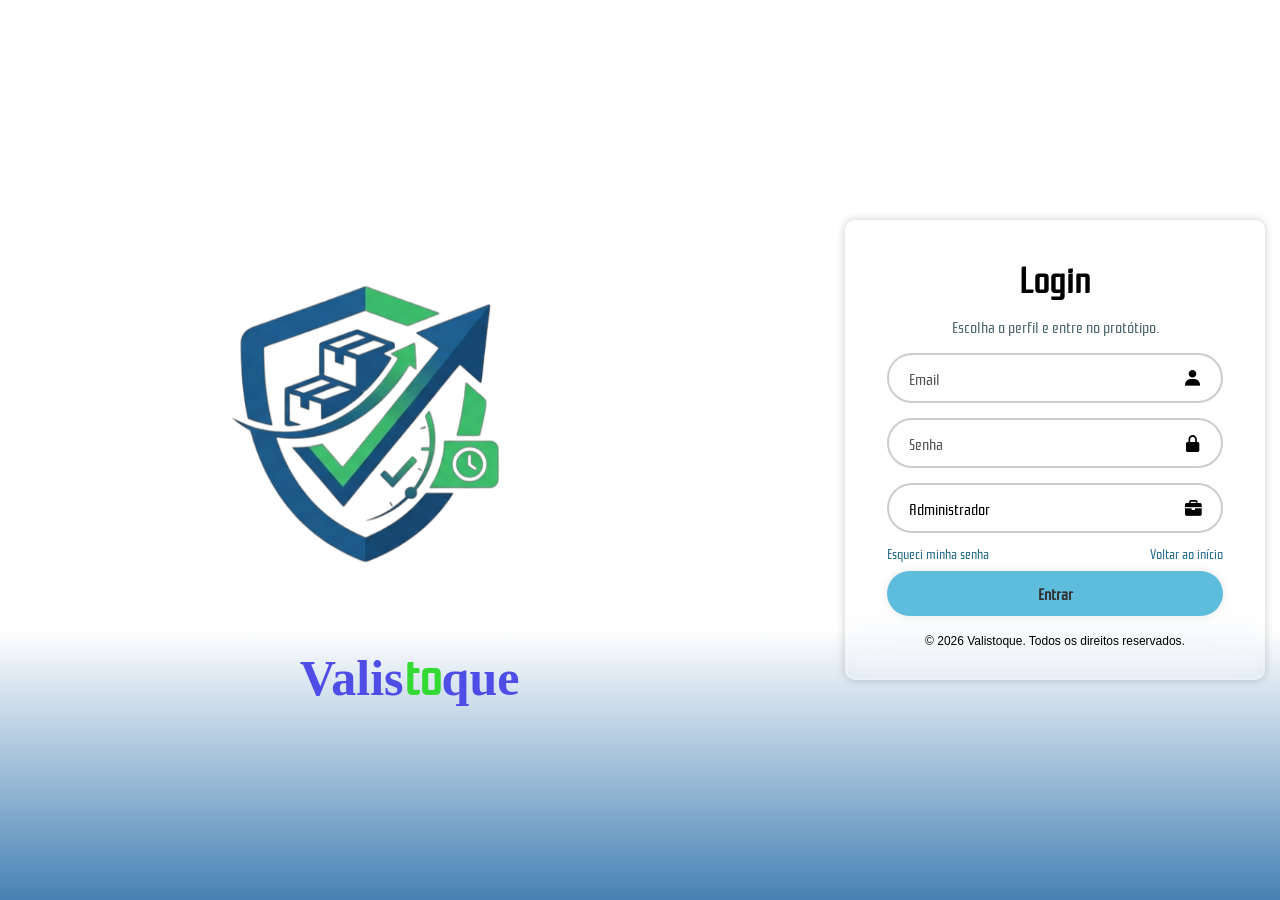
<file: login/login.html>
<!doctype html>
<html lang="pt-BR">

<head>
    <meta charset="UTF-8" />
    <meta name="viewport" content="width=device-width, initial-scale=1.0" />
    <title>Login - Valistoque</title>
    <link href="https://unpkg.com/boxicons@2.1.4/css/boxicons.min.css" rel="stylesheet" />
    <style>
        @import url("https://fonts.googleapis.com/css2?family=Rationale&display=swap");

        * {
            margin: 0;
            padding: 0;
            box-sizing: border-box;
            font-family: "Rationale", sans-serif;
        }

        body {
            display: flex;
            justify-content: center;
            align-items: center;
            min-height: 100vh;
            background: linear-gradient(to bottom, #ffffff 70%, #4682b4 100%);
            background-attachment: fixed;
        }

        .container-admin {
            width: 420px;
            background-color: rgba(255, 255, 255, 0.1);
            border: 2px solid rgba(255, 255, 255, 0.2);
            border-radius: 10px;
            padding: 30px 40px;
            box-shadow: 0 0 10px rgba(0, 0, 0, 0.2);
            backdrop-filter: blur(20px);
        }

        .container-admin h1 {
            font-size: 36px;
            text-align: center;
            margin-bottom: 20px;
        }

        .login-box {
            position: relative;
            width: 100%;
            height: 50px;
            margin: 15px 0;
        }

        .login-box input,
        .login-box select {
            width: 100%;
            height: 100%;
            background: transparent;
            border: 2px solid rgba(0, 0, 0, 0.2);
            border-radius: 40px;
            outline: none;
            font-size: 16px;
            color: black;
            padding: 0 45px 0 20px;
        }

        .login-box select {
            appearance: none;
        }

        .login-box input::placeholder {
            color: #555;
        }

        .login-box i {
            position: absolute;
            right: 20px;
            top: 50%;
            transform: translateY(-50%);
            font-size: 20px;
        }

        .botao {
            width: 100%;
            height: 45px;
            background: #5ebddc;
            border: none;
            outline: none;
            border-radius: 40px;
            box-shadow: 0 0 10px rgba(0, 0, 0, 0.1);
            cursor: pointer;
            font-size: 16px;
            color: #333;
            font-weight: 600;
            transition: 0.3s;
        }

        .botao:hover {
            background: transparent;
            border: 2px solid #5ebddc;
        }

        .logo {
            width: 700px;
            height: auto;
            max-width: 90%;
            display: block;
            margin: 0 auto;
            object-fit: cover;
            float: left;
            margin-top: -40px;
            margin-right: 130px;
        }

        .nome {
            font-family: Georgia, serif;
            margin: 0;
            line-height: 1;
            position: absolute;
            top: 75%;
            left: 32%;
            transform: translate(-50%, -50%);
            font-weight: bold;
            font-size: 50px;
            color: rgb(78, 78, 230);
        }

        .cor-diferente {
            color: rgb(52, 217, 52);
        }

        .voltar {
            text-decoration: none;
            color: gray;
        }

        .baixo {
            font-family: "Quicksand", sans-serif;
            font-size: 12px;
            text-align: center;
            color: black;
            margin-top: 18px;
        }

        .links-acao {
            display: flex;
            justify-content: space-between;
            align-items: center;
            gap: 12px;
            margin-top: 14px;
            margin-bottom: 8px;
            flex-wrap: wrap;
        }

        .link-acao {
            color: #2c6f91;
            text-decoration: none;
            font-size: 14px;
            margin-top: -5px;
        }

        .link-acao:hover {
            text-decoration: underline;
        }

        .credenciais-teste {
            margin-top: 18px;
            margin-bottom: 15px;
            padding: 12px 14px;
            border-radius: 12px;
            background: rgba(94, 189, 220, 0.12);
            color: #24576d;
            font-size: 14px;
            line-height: 1.5;
        }

        .credenciais-teste strong {
            color: #163847;
        }
    </style>
</head>

<body>
    <div>
        <img src="logo.PNG" alt="Logo do Sistema" class="logo" />
        <h1 class="nome">Valis<span class="cor-diferente">to</span>que</h1>
    </div>
    <main class="container-admin">
        <form id="login-form">
            <h1>Login</h1>
            <p style="
            text-align: center;
            color: #4d6670;
            margin-top: -8px;
            margin-bottom: 10px;
          ">
                Escolha o perfil e entre no protótipo.
            </p>

            <div class="login-box">
                <input type="email" id="email" placeholder="Email" required />
                <i class="bx bxs-user"></i>
            </div>

            <div class="login-box">
                <input type="password" id="senha" placeholder="Senha" required />
                <i class="bx bxs-lock-alt"></i>
            </div>

            <div class="login-box">
                <select id="perfil" required>
                    <option value="administrador">Administrador</option>
                    <option value="funcionario">Funcionário</option>
                </select>
                <i class="bx bxs-briefcase"></i>
            </div>

            <div class="links-acao">
                <a href="recuperaçãodesenha.html" class="link-acao">Esqueci minha senha</a>
                <a href="Principal.html" class="link-acao">Voltar ao início</a>
            </div>


            <button type="submit" class="botao">Entrar</button>
            <p class="baixo">
                &copy; 2026 Valistoque. Todos os direitos reservados.
            </p>
        </form>
    </main>

    <script>
        const formLogin = document.getElementById("login-form");

        formLogin.addEventListener("submit", (event) => {
            event.preventDefault();

            const email = document
                .getElementById("email")
                .value.trim()
                .toLowerCase();
            const senha = document.getElementById("senha").value.trim();
            const perfil = document.getElementById("perfil").value;

            // Mapeamento das contas e seus destinos
            const usuarioDemo = {
                administrador: {
                    email: "admin@valistoque.com",
                    senha: "admin123",
                    destino: "interiorAdm.html#relatorio",
                    nome: "Administrador",
                },
                // Trecho a ser ajustado no login.html
                funcionario: {
                    email: "funcionario@valistoque.com",
                    senha: "func123",
                    destino: "interiorFunc.html#alertas", // <--- Mudar para carregar direto no interiorFunc com a aba de Alertas
                    nome: "Funcionário",
                },
            };

            if (!email || !senha) {
                alert("Preencha email e senha.");
                return;
            }

            const contaSelecionada = usuarioDemo[perfil];

            // Valida se o email e a senha correspondem exatamente ao perfil selecionado
            if (
                email === contaSelecionada.email &&
                senha === contaSelecionada.senha
            ) {
                // Salva os dados do usuário autenticado no localStorage
                const dadosUsuario = {
                    email: email,
                    perfil: perfil,
                    nome: contaSelecionada.nome,
                };

                localStorage.setItem(
                    "valistoqueUsuario",
                    JSON.stringify(dadosUsuario),
                );
                localStorage.setItem("perfilUsuario", JSON.stringify(dadosUsuario));

                // Redireciona para o destino (no caso do funcionário, tela_alerta.html)
                window.location.href = contaSelecionada.destino;
            } else {
                alert("E-mail ou senha incorretos para o perfil selecionado.");
            }
        });
    </script>
</body>

</html>
</file>
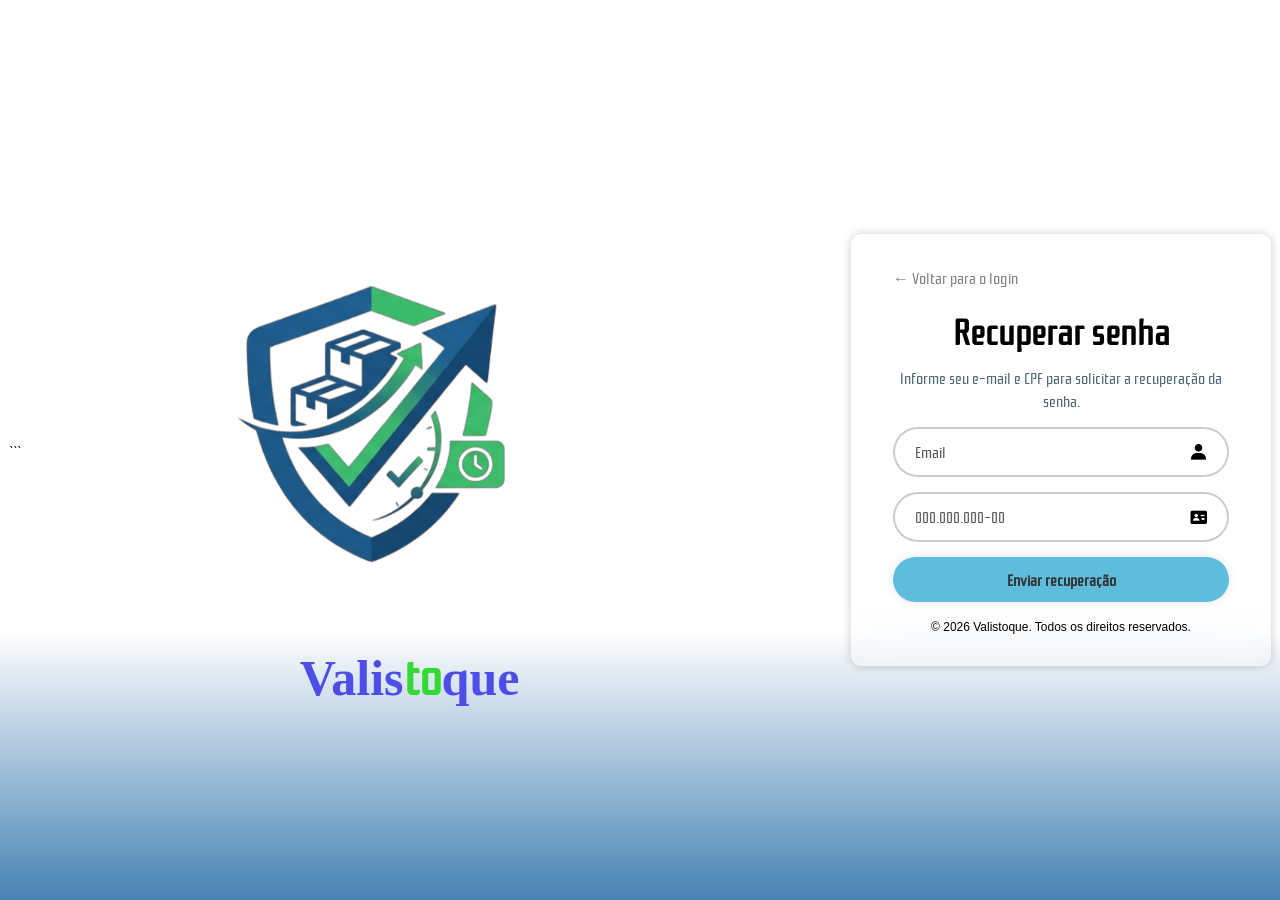
<file: login/recuperaçãodesenha.html>
<!doctype html>

<html lang="pt-BR">

<head>
    <meta charset="UTF-8" />
    <meta name="viewport" content="width=device-width, initial-scale=1.0" />

    <title>Recuperação de Senha - Valistoque</title>

    <link href="https://unpkg.com/boxicons@2.1.4/css/boxicons.min.css" rel="stylesheet" />

    <style>
        @import url("https://fonts.googleapis.com/css2?family=Rationale&display=swap");

        * {
            margin: 0;
            padding: 0;
            box-sizing: border-box;
            font-family: "Rationale", sans-serif;
        }

        body {
            display: flex;
            justify-content: center;
            align-items: center;
            min-height: 100vh;
            background: linear-gradient(to bottom, #ffffff 70%, #4682b4 100%);
            background-attachment: fixed;
        }

        .container-admin {
            width: 420px;
            background-color: rgba(255, 255, 255, 0.1);
            border: 2px solid rgba(255, 255, 255, 0.2);
            border-radius: 10px;
            padding: 30px 40px;
            box-shadow: 0 0 10px rgba(0, 0, 0, 0.2);
            backdrop-filter: blur(20px);
        }

        .container-admin h1 {
            font-size: 36px;
            text-align: center;
            margin-bottom: 20px;
        }

        .login-box {
            position: relative;
            width: 100%;
            height: 50px;
            margin: 15px 0;
        }

        .login-box input {
            width: 100%;
            height: 100%;
            background: transparent;
            border: 2px solid rgba(0, 0, 0, 0.2);
            border-radius: 40px;
            outline: none;
            font-size: 16px;
            color: black;
            padding: 0 45px 0 20px;
        }

        .login-box input::placeholder {
            color: #555;
        }

        .login-box i {
            position: absolute;
            right: 20px;
            top: 50%;
            transform: translateY(-50%);
            font-size: 20px;
        }

        .botao {
            width: 100%;
            height: 45px;
            background: #5ebddc;
            border: none;
            outline: none;
            border-radius: 40px;
            box-shadow: 0 0 10px rgba(0, 0, 0, 0.1);
            cursor: pointer;
            font-size: 16px;
            color: #333;
            font-weight: 600;
            transition: 0.3s;
        }

        .botao:hover {
            background: transparent;
            border: 2px solid #5ebddc;
        }

        .logo {
            width: 700px;
            height: auto;
            max-width: 90%;
            display: block;
            margin: 0 auto;
            object-fit: cover;
            float: left;
            margin-top: -40px;
            margin-right: 130px;
        }

        .nome {
            font-family: Georgia, serif;
            margin: 0;
            line-height: 1;
            position: absolute;
            top: 75%;
            left: 32%;
            transform: translate(-50%, -50%);
            font-weight: bold;
            font-size: 50px;
            color: rgb(78, 78, 230);
        }

        .cor-diferente {
            color: rgb(52, 217, 52);
        }

        .voltar {
            display: block;
            text-decoration: none;
            color: gray;
            margin-bottom: 15px;
        }

        .voltar:hover {
            text-decoration: underline;
        }

        .baixo {
            font-family: "Quicksand", sans-serif;
            font-size: 12px;
            text-align: center;
            color: black;
            margin-top: 18px;
        }

        .explicacao {
            text-align: center;
            color: #4d6670;
            margin-top: -8px;
            margin-bottom: 15px;
            line-height: 1.4;
        }
    </style>
</head>

<body>

    ```
    <div>
        <img src="logo.PNG" alt="Logo do Sistema" class="logo" />

        <h1 class="nome">
            Valis<span class="cor-diferente">to</span>que
        </h1>
    </div>

    <main class="container-admin">

        <form id="recovery-form">

            <a href="login.html" class="voltar">
                &larr; Voltar para o login
            </a>

            <h1>Recuperar senha</h1>

            <p class="explicacao">
                Informe seu e-mail e CPF para solicitar a recuperação da senha.
            </p>

            <div class="login-box">
                <input type="email" id="email" placeholder="Email" required />

                <i class="bx bxs-user"></i>
            </div>

            <div class="login-box">
                <input type="text" id="cpf" placeholder="000.000.000-00" maxlength="14" required />

                <i class="bx bxs-id-card"></i>
            </div>

            <button type="submit" class="botao">
                Enviar recuperação
            </button>

            <p class="baixo">
                &copy; 2026 Valistoque. Todos os direitos reservados.
            </p>

        </form>

    </main>

    <script>
        const inputCpf = document.getElementById("cpf");
        const recoveryForm = document.getElementById("recovery-form");

        inputCpf.addEventListener("input", (e) => {

            let value = e.target.value.replace(/\D/g, "");

            if (value.length > 11) {
                value = value.slice(0, 11);
            }

            value = value.replace(/^(\d{3})(\d)/, "$1.$2");
            value = value.replace(/^(\d{3})\.(\d{3})(\d)/, "$1.$2.$3");
            value = value.replace(/\.(\d{3})(\d)/, ".$1-$2");

            e.target.value = value;
        });

        recoveryForm.addEventListener("submit", (event) => {

            event.preventDefault();

            const email = document
                .getElementById("email")
                .value
                .trim()
                .toLowerCase();

            const cpf = document
                .getElementById("cpf")
                .value
                .trim();

            if (!email || !cpf) {
                alert("Preencha todos os campos.");
                return;
            }

            if (cpf.length !== 14) {
                alert("Digite um CPF válido.");
                return;
            }

            localStorage.setItem(
                "valistoque_recuperacao_email",
                email
            );

            localStorage.setItem(
                "valistoque_recuperacao_cpf",
                cpf
            );

            alert(
                "Solicitação de recuperação enviada! Você será redirecionado para o login."
            );

            window.location.href = "login.html";
        });
    </script>

</body>

</html>
</file>
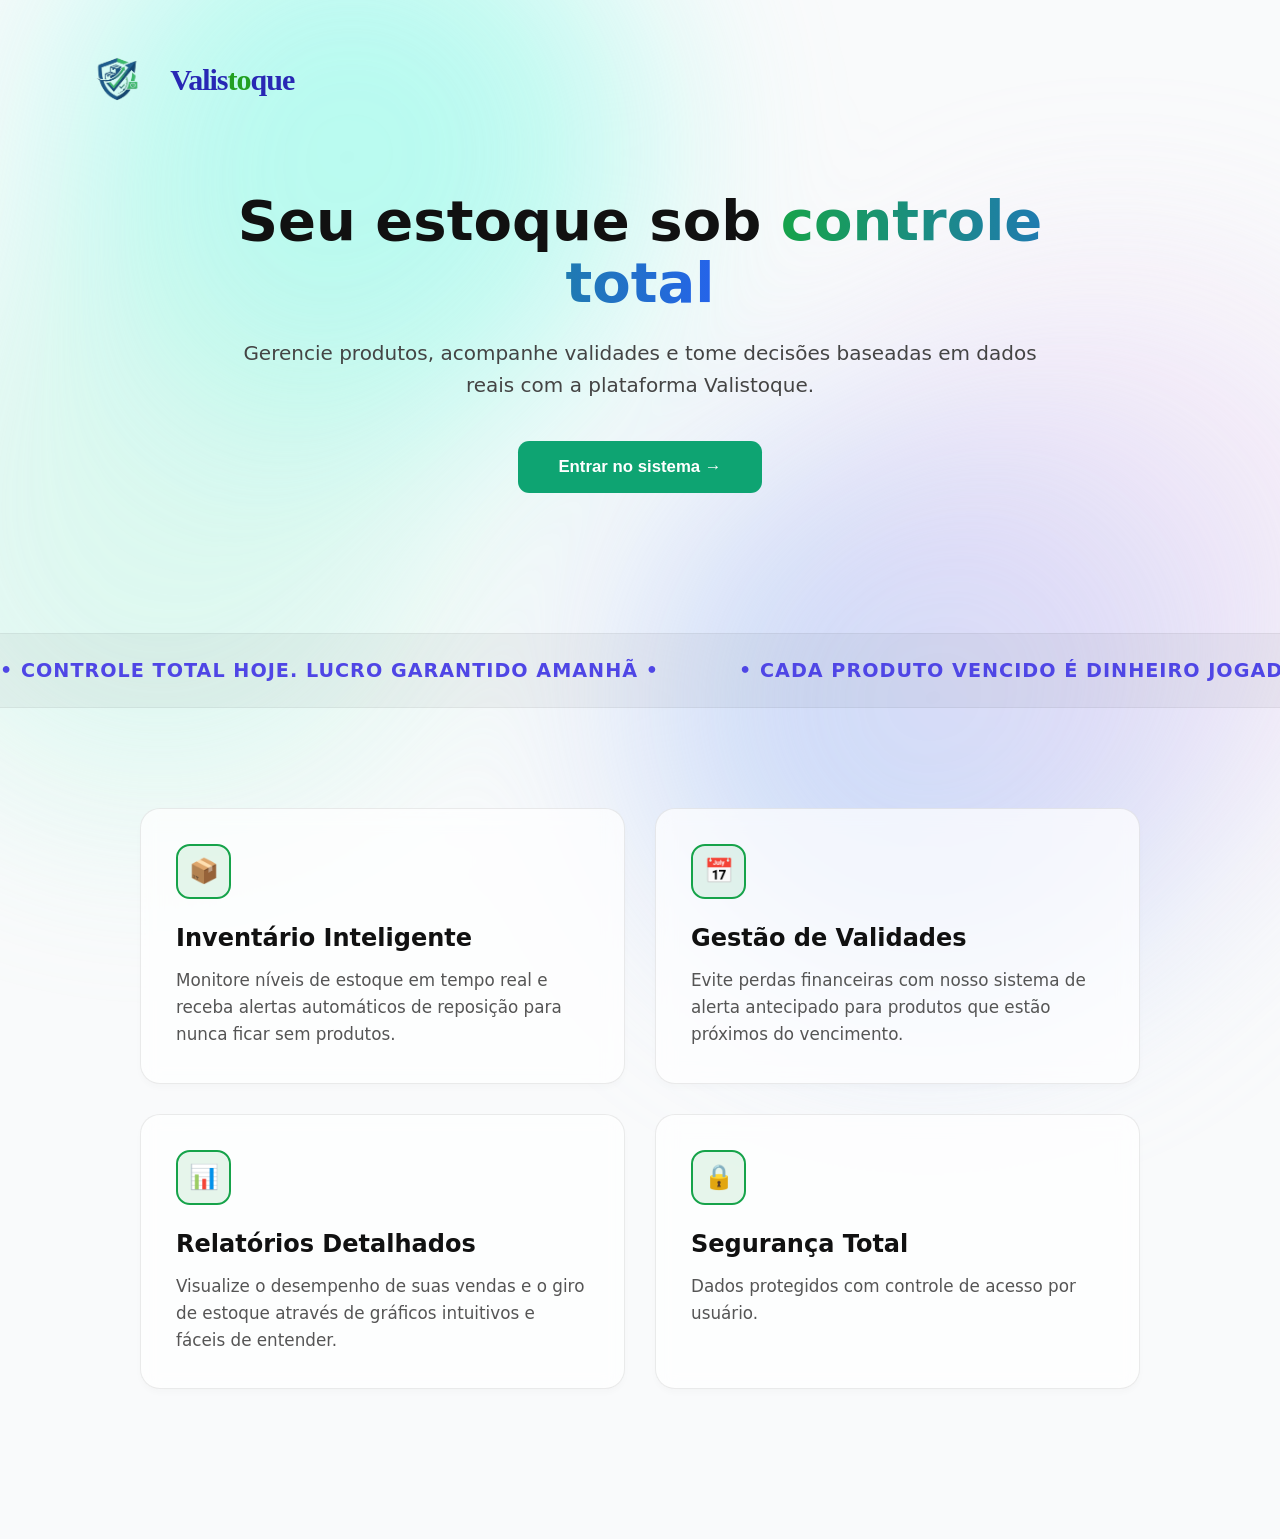
<file: paginas/principal.html>
<!DOCTYPE html>
<html lang="pt-BR">
<head>
    <meta charset="UTF-8">
    <meta name="viewport" content="width=device-width, initial-scale=1.0">
    <title>Document</title>
    <link rel="stylesheet" href="../css/principal.css">
</head>
<body>
    <!-- LOGO -->
    <div class="logo-container">
        <img src="../logo/logo.png" alt="Valistoque Logo" class="logo">
        <h1 class="nome">Valis<span class="cor-diferente">to</span>que</h1>
    </div>
    <!-- BACKGROUND ANIMADO -->
    <div class="fluid-container">
        <div class="fluid-item blob-1"></div>
        <div class="fluid-item blob-2"></div>
        <div class="fluid-item blob-3"></div>
        <div class="fluid-item blob-4"></div>
    </div>

    <!-- CONTEÚDO PRINCIPAL -->
    <main class="content">
        <h1>Seu estoque sob <span class="gradient-text">controle total</span></h1>
        <p>Gerencie produtos, acompanhe validades e tome decisões baseadas em dados reais com a plataforma Valistoque.</p>
        <div class="card-buttons">
            <a href="login.html">
                <button class="btn-primary">Entrar no sistema &rarr;</button>
            </a>
            
        </div>
    </main>

    <!-- FAIXA ANIMADA -->
    <div class="container-faixa">
        <div class="frases">
            <p>• Controle total hoje. Lucro garantido amanhã •</p>
            <p>• Cada produto vencido é dinheiro jogado fora •</p>
            <p>• Chega de surpresas com mercadorias vencidas •</p>
            <p>• Assuma o controle antes que o estoque controle você •</p>
            <p>• Controle total hoje. Lucro garantido amanhã •</p>
            <p>• Cada produto vencido é dinh
                eiro jogado fora •</p>
            <p>• Chega de surpresas com mercadorias vencidas •</p>
            <p>• Assuma o controle antes que o estoque controle você •</p>
        </div>
    </div>

    
    <section class="positivo">
        <div class="box-item">
            <div class="icon-wrapper">📦</div>
            <h2>Inventário Inteligente</h2>
            <p>Monitore níveis de estoque em tempo real e receba alertas automáticos de reposição para nunca ficar sem produtos.</p>
        </div>
        <div class="box-item">
            <div class="icon-wrapper">📅</div>
            <h2>Gestão de Validades</h2>
            <p>Evite perdas financeiras com nosso sistema de alerta antecipado para produtos que estão próximos do vencimento.</p>
        </div>
        <div class="box-item">
            <div class="icon-wrapper">📊</div>
            <h2>Relatórios Detalhados</h2>
            <p>Visualize o desempenho de suas vendas e o giro de estoque através de gráficos intuitivos e fáceis de entender.</p>
        </div>
        <div class="box-item">
            <div class="icon-wrapper">🔒</div>
            <h2>Segurança Total</h2>
            <p>Dados protegidos com controle de acesso por usuário.</p>
        </div>
    </section>
</body>
</html>
</file>
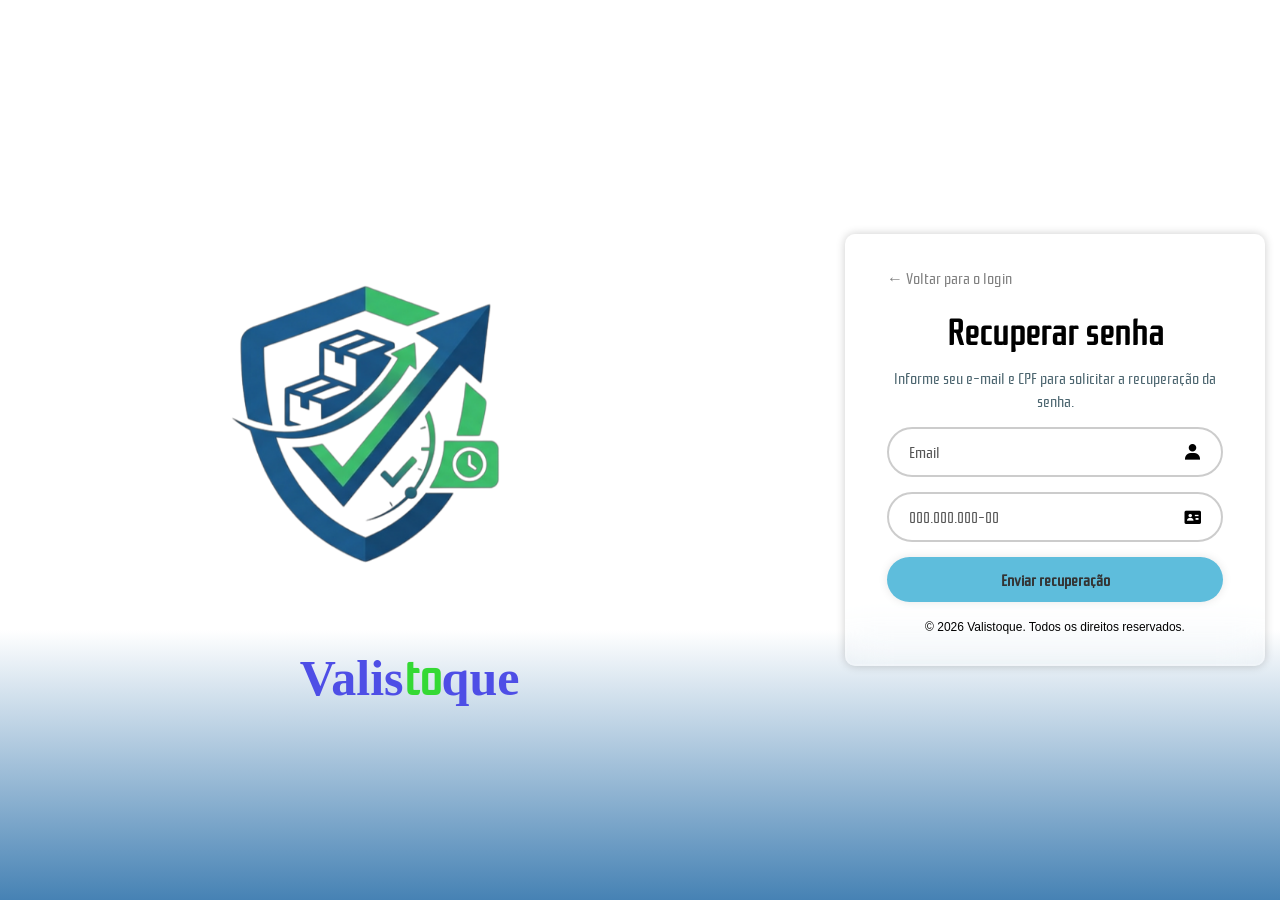
<file: paginas/recuperaçãodesenha.html>
<!doctype html>

<html lang="pt-BR">

<head>
    <meta charset="UTF-8" />
    <meta name="viewport" content="width=device-width, initial-scale=1.0" />

    <title>Recuperação de Senha - Valistoque</title>

    <link href="https://unpkg.com/boxicons@2.1.4/css/boxicons.min.css" rel="stylesheet" />

    <style>
        @import url("https://fonts.googleapis.com/css2?family=Rationale&display=swap");

        * {
            margin: 0;
            padding: 0;
            box-sizing: border-box;
            font-family: "Rationale", sans-serif;
        }

        body {
            display: flex;
            justify-content: center;
            align-items: center;
            min-height: 100vh;
            background: linear-gradient(to bottom, #ffffff 70%, #4682b4 100%);
            background-attachment: fixed;
        }

        .container-admin {
            width: 420px;
            background-color: rgba(255, 255, 255, 0.1);
            border: 2px solid rgba(255, 255, 255, 0.2);
            border-radius: 10px;
            padding: 30px 40px;
            box-shadow: 0 0 10px rgba(0, 0, 0, 0.2);
            backdrop-filter: blur(20px);
        }

        .container-admin h1 {
            font-size: 36px;
            text-align: center;
            margin-bottom: 20px;
        }

        .login-box {
            position: relative;
            width: 100%;
            height: 50px;
            margin: 15px 0;
        }

        .login-box input {
            width: 100%;
            height: 100%;
            background: transparent;
            border: 2px solid rgba(0, 0, 0, 0.2);
            border-radius: 40px;
            outline: none;
            font-size: 16px;
            color: black;
            padding: 0 45px 0 20px;
        }

        .login-box input::placeholder {
            color: #555;
        }

        .login-box i {
            position: absolute;
            right: 20px;
            top: 50%;
            transform: translateY(-50%);
            font-size: 20px;
        }

        .botao {
            width: 100%;
            height: 45px;
            background: #5ebddc;
            border: none;
            outline: none;
            border-radius: 40px;
            box-shadow: 0 0 10px rgba(0, 0, 0, 0.1);
            cursor: pointer;
            font-size: 16px;
            color: #333;
            font-weight: 600;
            transition: 0.3s;
        }

        .botao:hover {
            background: transparent;
            border: 2px solid #5ebddc;
        }

        .logo {
            width: 700px;
            height: auto;
            max-width: 90%;
            display: block;
            margin: 0 auto;
            object-fit: cover;
            float: left;
            margin-top: -40px;
            margin-right: 130px;
        }

        .nome {
            font-family: Georgia, serif;
            margin: 0;
            line-height: 1;
            position: absolute;
            top: 75%;
            left: 32%;
            transform: translate(-50%, -50%);
            font-weight: bold;
            font-size: 50px;
            color: rgb(78, 78, 230);
        }

        .cor-diferente {
            color: rgb(52, 217, 52);
        }

        .voltar {
            display: block;
            text-decoration: none;
            color: gray;
            margin-bottom: 15px;
        }

        .voltar:hover {
            text-decoration: underline;
        }

        .baixo {
            font-family: "Quicksand", sans-serif;
            font-size: 12px;
            text-align: center;
            color: black;
            margin-top: 18px;
        }

        .explicacao {
            text-align: center;
            color: #4d6670;
            margin-top: -8px;
            margin-bottom: 15px;
            line-height: 1.4;
        }
    </style>
</head>

<body>

   
    <div>
        <img src="logo.PNG" alt="Logo do Sistema" class="logo" />

        <h1 class="nome">
            Valis<span class="cor-diferente">to</span>que
        </h1>
    </div>

    <main class="container-admin">

        <form id="recovery-form">

            <a href="login.html" class="voltar">
                &larr; Voltar para o login
            </a>

            <h1>Recuperar senha</h1>

            <p class="explicacao">
                Informe seu e-mail e CPF para solicitar a recuperação da senha.
            </p>

            <div class="login-box">
                <input type="email" id="email" placeholder="Email" required />

                <i class="bx bxs-user"></i>
            </div>

            <div class="login-box">
                <input type="text" id="cpf" placeholder="000.000.000-00" maxlength="14" required />

                <i class="bx bxs-id-card"></i>
            </div>

            <button type="submit" class="botao">
                Enviar recuperação
            </button>

            <p class="baixo">
                &copy; 2026 Valistoque. Todos os direitos reservados.
            </p>

        </form>

    </main>

    <script>
        const inputCpf = document.getElementById("cpf");
        const recoveryForm = document.getElementById("recovery-form");

        inputCpf.addEventListener("input", (e) => {

            let value = e.target.value.replace(/\D/g, "");

            if (value.length > 11) {
                value = value.slice(0, 11);
            }

            value = value.replace(/^(\d{3})(\d)/, "$1.$2");
            value = value.replace(/^(\d{3})\.(\d{3})(\d)/, "$1.$2.$3");
            value = value.replace(/\.(\d{3})(\d)/, ".$1-$2");

            e.target.value = value;
        });

        recoveryForm.addEventListener("submit", (event) => {

            event.preventDefault();

            const email = document
                .getElementById("email")
                .value
                .trim()
                .toLowerCase();

            const cpf = document
                .getElementById("cpf")
                .value
                .trim();

            if (!email || !cpf) {
                alert("Preencha todos os campos.");
                return;
            }

            if (cpf.length !== 14) {
                alert("Digite um CPF válido.");
                return;
            }

            localStorage.setItem(
                "valistoque_recuperacao_email",
                email
            );

            localStorage.setItem(
                "valistoque_recuperacao_cpf",
                cpf
            );

            alert(
                "Solicitação de recuperação enviada! Você será redirecionado para o login."
            );

            window.location.href = "login.html";
        });
    </script>

</body>

</html>
</file>
<file: css/principal.css>
/* Variáveis */
        :root {
            --background: 210 20% 98%;    
            --foreground: 210 40% 10%;   
            --primary: 160 84% 35%;      
            --primary-foreground: 0 0% 100%;
            --border: 210 20% 90%;       
            --radius: 0.7rem;

            --fluid-1: 170 90% 80%;      
            --fluid-2: 220 80% 85%;
            --fluid-3: 280 60% 88%;
            --fluid-4: 160 80% 82%;
        }

        * {
            box-sizing: border-box;
            margin: 0;
            padding: 0;
        }

        body {
            background-color: hsl(var(--background));
            color: hsl(var(--foreground));
            font-family: system-ui, -apple-system, sans-serif;
            min-height: 100vh;
            overflow-x: hidden;
            display: flex;             
            flex-direction: column;
            align-items: center;             
            padding: 30px 0; 
        }

        
     .logo-container {
        display: flex;
        align-items: center;
        gap: 0px; 
        width: 100%;
        max-width: 100%; 
        padding: 0 5%;  
        margin-bottom: 60px;
        justify-content: flex-start;
}

        .logo-container img {
            height: 100px;
            width: auto;
        }

     .logo-container .nome {
        font-family: Georgia, serif;
        font-weight: bold;
        font-size: 30px;
        color: rgb(40, 40, 180); 
        margin: 0; 
        letter-spacing: -1px;
}

        .cor-diferente {
            color: rgb(34, 160, 34); 
        }

        /* BACKGROUNDcolor ANIMADO */
        .fluid-container {
            position: fixed;
            top: 0; left: 0; width: 100%; height: 100%;
            z-index: -1;
            filter: blur(100px);
            opacity: 0.7;
        }

        .fluid-item {
            position: absolute;
            width: 45vw; height: 45vw;
            border-radius: 50%;
        }

        .blob-1 { background: hsl(var(--fluid-1)); top: -15%; left: 5%; animation: fluid-move-1 20s infinite alternate; }
        .blob-2 { background: hsl(var(--fluid-2)); bottom: -10%; right: 5%; animation: fluid-move-2 25s infinite alternate; }
        .blob-3 { background: hsl(var(--fluid-3)); top: 30%; right: -10%; opacity: 0.5; }
        .blob-4 { background: hsl(var(--fluid-4)); bottom: 10%; left: -10%; opacity: 0.5; }

        
        .content {
            text-align: center;
            max-width: 850px;
            margin-bottom: 70px;
            padding: 0 20px;
            z-index: 1;
        }

        .content h1 { 
            font-size: 3.5rem; 
            margin-bottom: 1.5rem; 
            line-height: 1.1; 
            font-weight: 800;
            color: #111;
        }

        .gradient-text {
            background: linear-gradient(90deg, #16a34a, #2563eb);
            -webkit-background-clip: text;
            background-clip: text;
            -webkit-text-fill-color: transparent;
        }

        .content p { 
            font-size: 1.25rem; 
            margin-bottom: 2.5rem; 
            color: #444; 
            line-height: 1.6; 
        }

        .card-buttons { display: flex; gap: 15px; justify-content: center; flex-wrap: wrap; }

        .card-buttons a { text-decoration: none; }

        .btn-primary {
            padding: 1rem 2.5rem;
            border-radius: var(--radius);
            font-weight: 600;
            cursor: pointer;
            transition: all 0.3s cubic-bezier(0.4, 0, 0.2, 1);
            font-size: 1.05rem;
        }

        .btn-primary { background-color: hsl(var(--primary)); color: white; border: none; }
        
        
        .btn-primary:hover { transform: translateY(-3px); box-shadow: 0 10px 20px rgba(22, 163, 74, 0.2); }
        

        /* FAIXA ANIMADA lembrar */
        .container-faixa {
            width: 100%;
            overflow: hidden;
            background: rgba(0, 0, 0, 0.04);
            padding: 25px 0;
            margin-bottom: 100px;
            border-top: 1px solid rgba(0, 0, 0, 0.05);
            border-bottom: 1px solid rgba(0, 0, 0, 0.05);
            margin-top: 70px;
        }

        .frases {
            display: flex;
            width: max-content;
            animation: faixaAnimada 40s linear infinite;
        }

        .frases p {
            font-size: 1.2rem;
            font-weight: bold;
            color: #4f46e5; 
            padding-right: 80px;
            white-space: nowrap;
            text-transform: uppercase;
            letter-spacing: 1px;
        }

        @keyframes faixaAnimada {
            0% { transform: translateX(0); }
            100% { transform: translateX(-50%); }
        }

        .positivo {
            display: grid;
            grid-template-columns: repeat(2, 1fr);
            gap: 30px;
            max-width: 1000px;
            width: 90%;
            margin-bottom: 120px;
            z-index: 1;
        }

        .box-item {
            background-color: rgba(255, 255, 255, 0.7);
            backdrop-filter: blur(10px);
            border: 1px solid rgba(0, 0, 0, 0.08);
            border-radius: 20px;
            padding: 35px;
            transition: all 0.4s ease;
            cursor: pointer;
            box-shadow: 0 4px 6px rgba(0, 0, 0, 0.02);
        }

        .box-item:hover {
            border-color: #16a34a;
            background-color: #ffffff;
            transform: translateY(-10px) scale(1.02);
            box-shadow: 0 20px 25px rgba(0, 0, 0, 0.05);
        }

        .icon-wrapper {
            display: flex;
            align-items: center;
            justify-content: center;
            width: 55px;
            height: 55px;
            border: 2px solid #16a34a;
            border-radius: 14px;
            margin-bottom: 25px;
            color: #16a34a;
            background: rgba(22, 163, 74, 0.1);
            font-size: 1.5rem;
        }

        .box-item h2 { font-size: 1.5rem; margin-bottom: 15px; color: #111; }
        .box-item p { font-size: 1.05rem; color: #555; text-align: left; line-height: 1.6; }

        

        
        @keyframes fluid-move-1 { 0%, 100% { transform: translate(0, 0); } 50% { transform: translate(80px, -50px); } }
        @keyframes fluid-move-2 { 0%, 100% { transform: translate(0, 0); } 50% { transform: translate(-80px, 50px); } }
</file>
